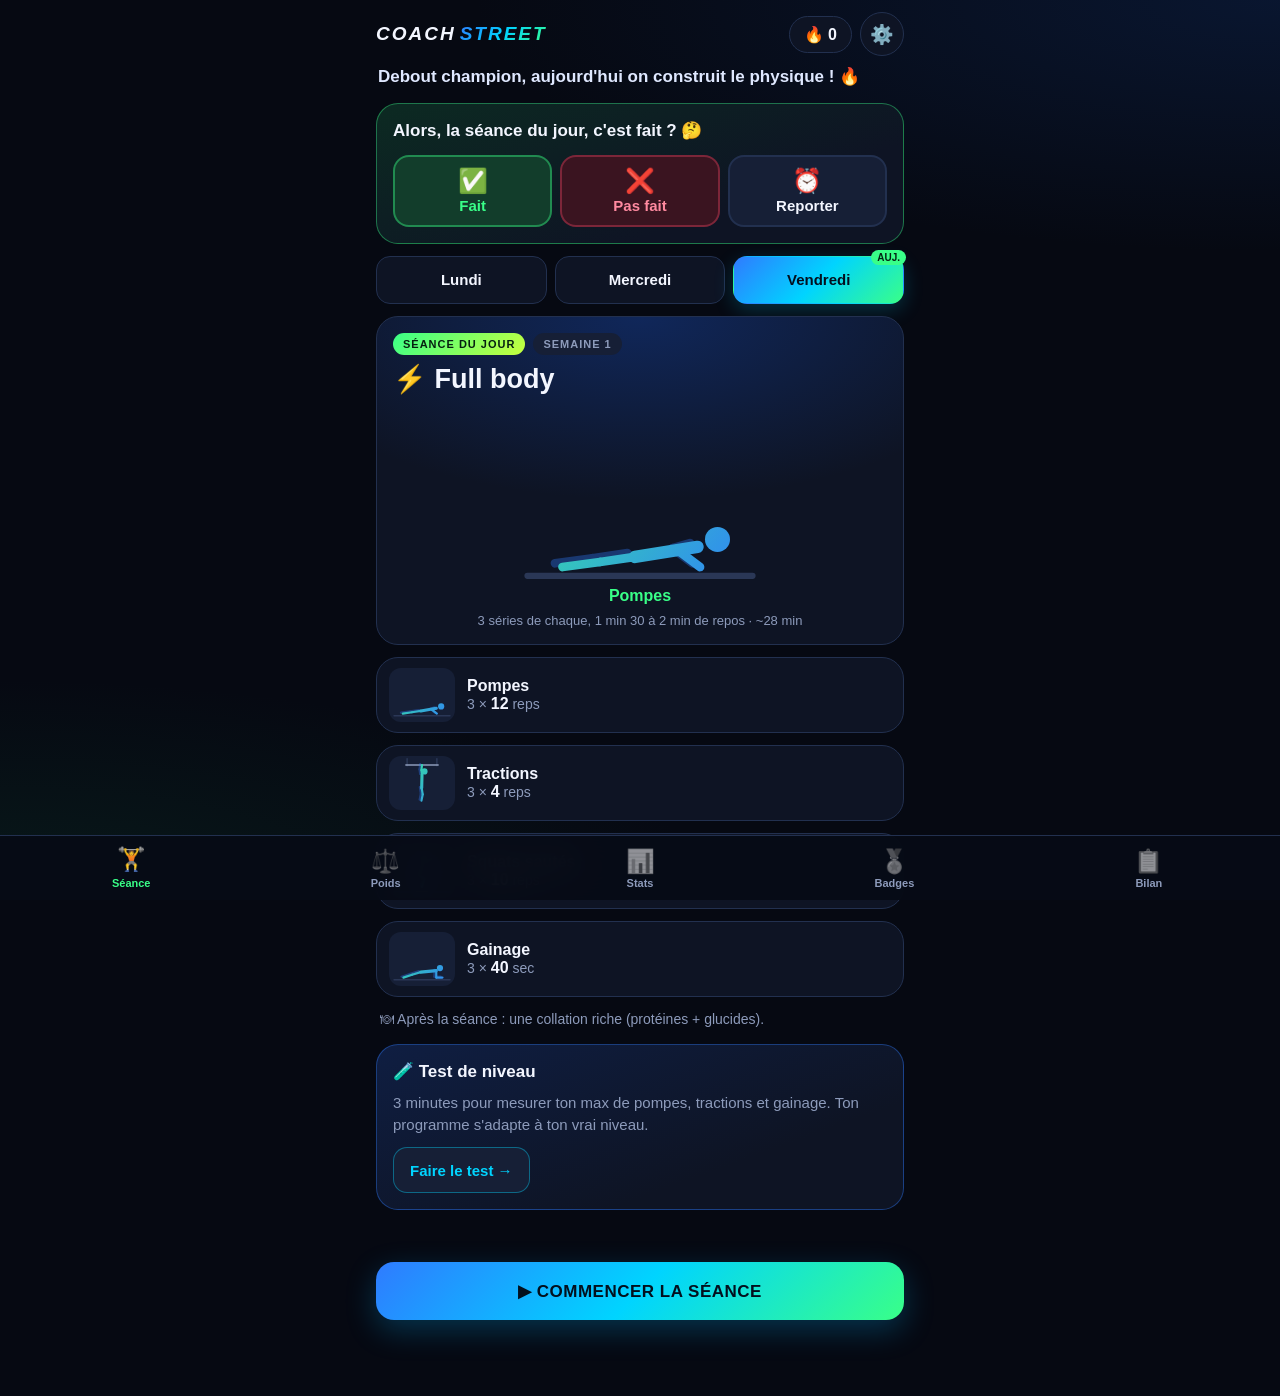
<file: index.html>
<!DOCTYPE html>
<html lang="fr">
<head>
  <meta charset="UTF-8">
  <!-- viewport-fit=cover : l'appli occupe tout l'écran, on gère nous-mêmes l'encoche et le bas -->
  <meta name="viewport" content="width=device-width, initial-scale=1, viewport-fit=cover">
  <meta name="theme-color" content="#060912">
  <meta name="description" content="Coach Street : ton coach de street workout, séances guidées, XP, badges et suivi du poids">
  <title>Coach Street</title>

  <!-- Pour l'installation sur l'écran d'accueil -->
  <link rel="manifest" href="manifest.json">
  <link rel="icon" href="icones/icone-192.png">
  <link rel="apple-touch-icon" href="icones/icone-180.png">
  <meta name="apple-mobile-web-app-capable" content="yes">
  <meta name="mobile-web-app-capable" content="yes">
  <meta name="apple-mobile-web-app-title" content="Coach Street">
  <meta name="apple-mobile-web-app-status-bar-style" content="black-translucent">

  <link rel="stylesheet" href="style.css">
</head>
<body>
  <!-- Les dégradés utilisés par les bonshommes et les anneaux -->
  <svg width="0" height="0" style="position:absolute" aria-hidden="true">
    <defs>
      <linearGradient id="cs-g" gradientUnits="userSpaceOnUse" x1="0" y1="0" x2="200" y2="160">
        <stop offset="0" stop-color="#39ff88"/><stop offset="1" stop-color="#2f7bff"/>
      </linearGradient>
      <linearGradient id="cs-ring" x1="0" y1="0" x2="1" y2="1">
        <stop offset="0" stop-color="#39ff88"/><stop offset="1" stop-color="#00c2ff"/>
      </linearGradient>
      <linearGradient id="cs-blue" x1="0" y1="0" x2="1" y2="1">
        <stop offset="0" stop-color="#00d4ff"/><stop offset="1" stop-color="#2f5bff"/>
      </linearGradient>
    </defs>
  </svg>

  <!-- Le contenu de l'écran est dessiné ici par app.js -->
  <main id="app"></main>

  <!-- Barre d'onglets en bas -->
  <nav id="nav">
    <button data-vue="seance"><span>🏋️</span>Séance</button>
    <button data-vue="poids"><span>⚖️</span>Poids</button>
    <button data-vue="stats"><span>📊</span>Stats</button>
    <button data-vue="badges"><span>🏅</span>Badges</button>
    <button data-vue="bilan"><span>📋</span>Bilan</button>
  </nav>

  <div id="toast" role="status" aria-live="polite"></div>
  <canvas id="confettis"></canvas>

  <!-- Le code (l'ordre compte : les règles d'abord, puis les dessins, puis les écrans) -->
  <script src="coach.js"></script>
  <script src="figures.js"></script>
  <script src="app.js"></script>
</body>
</html>
</file>
<file: style.css>
/* =====================================================================
   style.css — LE DESIGN : fond sombre, bleu électrique, vert fluo
   ---------------------------------------------------------------------
   Toutes les couleurs sont définies une seule fois ici (les "variables").
   env(safe-area-inset-…) = la place prise par l'encoche et la barre du
   bas de l'iPhone : on l'ajoute aux marges pour que rien ne soit caché.
   ===================================================================== */

:root {
  --bg: #060912;
  --card: #0e1424;
  --card2: #161f36;
  --line: #22304f;
  --txt: #f3f6ff;
  --mut: #8d9bbb;
  --blue: #2f7bff;      /* bleu électrique */
  --cyan: #00d4ff;
  --green: #39ff88;     /* vert fluo */
  --lime: #c6ff3d;
  --ko: #ff4d6d;
  --grad: linear-gradient(135deg, var(--blue), var(--cyan) 50%, var(--green));
  --grad2: linear-gradient(135deg, var(--green), var(--lime));
  --top: env(safe-area-inset-top, 0px);
  --bottom: env(safe-area-inset-bottom, 0px);
  --nav-h: 64px;
  color-scheme: dark;
}

* { box-sizing: border-box; margin: 0; padding: 0; -webkit-tap-highlight-color: transparent; }
html, body {
  background: var(--bg);
  color: var(--txt);
  font-family: -apple-system, BlinkMacSystemFont, "SF Pro Display", "Segoe UI", Roboto, Inter, sans-serif;
  font-size: 16px;
  overscroll-behavior: none;
}
body {
  min-height: 100vh;
  background:
    radial-gradient(90% 40% at 100% 0%, #10306b55, transparent 70%),
    radial-gradient(80% 35% at 0% 100%, #0f5a3a33, transparent 70%),
    var(--bg);
  background-attachment: fixed;
  -webkit-user-select: none; user-select: none;
}
input, textarea { -webkit-user-select: text; user-select: text; }
button { font: inherit; color: inherit; border: 0; background: none; cursor: pointer; touch-action: manipulation; }
.num { font-variant-numeric: tabular-nums; }
.center { text-align: center; }
.pad { padding: 20px 0; }
.cache { display: none !important; }

#app {
  max-width: 560px;
  margin: 0 auto;
  padding: calc(12px + var(--top)) max(16px, env(safe-area-inset-right)) calc(var(--nav-h) + 110px + var(--bottom)) max(16px, env(safe-area-inset-left));
}
.fadein { animation: fadein .35s ease both; }
@keyframes fadein { from { opacity: 0; transform: translateY(8px); } to { opacity: 1; transform: none; } }

.card { background: var(--card); border: 1px solid var(--line); border-radius: 22px; padding: 16px; margin-bottom: 12px; }
.card-blue { border-color: #2f7bff66; background: linear-gradient(160deg, #0f1e42, var(--card) 70%); }
.card-ask { border-color: #39ff8866; background: linear-gradient(160deg, #0c2a22, var(--card) 70%); }

/* ---- En-tête ---- */
.top { display: flex; justify-content: space-between; align-items: center; margin-bottom: 10px; min-height: 44px; }
.brand { font-weight: 900; letter-spacing: 2px; font-size: 19px; font-style: italic; }
.brand span { background: var(--grad); -webkit-background-clip: text; background-clip: text; color: transparent; margin-left: 4px; }
.top-r { display: flex; gap: 8px; align-items: center; }
.streak { background: var(--card); border: 1px solid var(--line); padding: 8px 14px; border-radius: 99px; font-weight: 800; }
.icon-btn { width: 44px; height: 44px; border-radius: 50%; background: var(--card); border: 1px solid var(--line); font-size: 19px; }
.motiv { font-size: 17px; font-weight: 700; line-height: 1.35; margin: 2px 2px 14px; color: #dfe8ff; }

/* ---- Niveau et barres ---- */
.lvl-row { display: flex; justify-content: space-between; align-items: baseline; margin-bottom: 10px; }
.lvl-name { font-weight: 800; font-size: 18px; }
.xp { color: var(--green); font-weight: 900; }
.bar { height: 10px; background: var(--card2); border-radius: 99px; overflow: hidden; }
.bar.lg { height: 14px; }
.bar i { display: block; height: 100%; background: var(--grad); border-radius: 99px; transition: width 1s ease; box-shadow: 0 0 14px #00d4ff88; }
.lvl-sub { color: var(--mut); font-size: 13px; margin-top: 8px; }

/* ---- Question "c'est fait ?" ---- */
.ask { font-weight: 800; font-size: 17px; line-height: 1.35; margin-bottom: 12px; }
.ask-btns { display: grid; grid-template-columns: repeat(3, 1fr); gap: 8px; }
.big { min-height: 72px; border-radius: 16px; font-weight: 800; font-size: 15px; display: flex; flex-direction: column; align-items: center; justify-content: center; gap: 2px; border: 2px solid transparent; transition: transform .1s; }
.big span { font-size: 24px; }
.big:active { transform: scale(.95); }
.big.ok { background: #123d2b; border-color: #39ff8866; color: var(--green); }
.big.ko { background: #3a1420; border-color: #ff4d6d55; color: #ff8aa0; }
.big.later { background: var(--card2); border-color: var(--line); }

/* ---- Jours + carte principale ---- */
.days { display: flex; gap: 8px; margin-bottom: 12px; }
.chip { flex: 1; min-height: 48px; border-radius: 14px; background: var(--card); border: 1px solid var(--line); text-align: center; font-weight: 800; font-size: 15px; text-transform: capitalize; position: relative; }
.chip.on { background: var(--grad); border-color: transparent; color: #04101f; box-shadow: 0 6px 20px #00d4ff33; }
.chip .dot { position: absolute; top: -7px; right: -3px; background: var(--green); color: #032313; font-size: 10px; padding: 2px 6px; border-radius: 99px; font-weight: 900; }
.hero { position: relative; overflow: hidden; background: radial-gradient(120% 90% at 50% 0%, #10275a 0%, var(--card) 62%); }
.tags { display: flex; gap: 8px; margin-bottom: 8px; flex-wrap: wrap; }
.tag { font-size: 11px; font-weight: 900; letter-spacing: 1px; padding: 5px 10px; border-radius: 99px; background: var(--grad2); color: #062010; }
.tag.g { background: var(--card2); color: var(--mut); }
.hero h1 { font-size: 27px; font-weight: 900; margin: 4px 0 2px; }
.hero-fig { height: 190px; display: flex; align-items: center; justify-content: center; }
.hero-lbl { text-align: center; font-weight: 800; color: var(--green); min-height: 22px; }
.hero-meta { text-align: center; color: var(--mut); font-size: 13px; margin-top: 4px; }
.banner { background: #0f3324; border: 1px solid #39ff8855; color: var(--green); font-weight: 700; border-radius: 14px; padding: 12px 14px; margin-bottom: 12px; font-size: 15px; }
.banner.ko { background: #3a1420; border-color: #ff4d6d55; color: #ff8aa0; }
.row { display: flex; align-items: center; gap: 12px; padding: 10px 12px; }
.mini { width: 66px; height: 54px; background: var(--card2); border-radius: 12px; display: flex; align-items: center; justify-content: center; flex-shrink: 0; }
.rinfo { flex: 1; min-width: 0; }
.rinfo b { display: block; font-size: 16px; }
.rinfo small { color: var(--mut); font-size: 14px; }
.rinfo strong { color: var(--txt); font-size: 16px; }
.rec { font-size: 14px; color: var(--lime); font-weight: 800; white-space: nowrap; }
.notes { margin: 4px 4px 14px; }
.notes p { color: var(--mut); font-size: 14px; line-height: 1.5; }

/* ---- Boutons ---- */
.cta { display: block; width: 100%; min-height: 58px; padding: 16px; border-radius: 18px; background: var(--grad); color: #03101e; font-weight: 900; font-size: 17px; letter-spacing: .5px; box-shadow: 0 10px 30px #00b4ff40; transition: transform .1s; }
.cta:active { transform: scale(.97); }
.cta.sec { background: var(--card2); color: var(--txt); box-shadow: none; border: 1px solid var(--line); }
.cta.small { width: auto; min-height: 52px; padding: 0 18px; font-size: 15px; flex-shrink: 0; }
.cta.danger { background: #ff4d6d; color: #fff; box-shadow: none; }
.cta-wrap { position: fixed; left: 0; right: 0; bottom: calc(var(--nav-h) + 12px + var(--bottom)); padding: 0 16px; max-width: 560px; margin: 0 auto; z-index: 5; }
.cta-wrap::before { content: ""; position: absolute; left: 0; right: 0; bottom: -14px; height: 100px; background: linear-gradient(transparent, var(--bg) 45%); z-index: -1; }
.cta-wrap.solo { bottom: calc(16px + var(--bottom)); }
.btn-s { min-height: 46px; padding: 10px 16px; border-radius: 14px; background: var(--card2); border: 1px solid var(--line); font-weight: 800; font-size: 15px; margin-top: 12px; }
.btn-s.accent { color: var(--cyan); border-color: #00d4ff66; }
.btn-s.danger { color: #ff8aa0; border-color: #ff4d6d66; }
.btn-row { display: flex; gap: 8px; margin-top: 12px; }
.btn-row > * { flex: 1; margin-top: 0; }
.h2 { font-weight: 800; font-size: 17px; margin-bottom: 10px; display: flex; justify-content: space-between; align-items: center; gap: 8px; }
.h2 small { color: var(--mut); font-weight: 600; font-size: 12px; text-align: right; }
.page-h { font-size: 22px; margin: 4px 2px 12px; }
.muted { color: var(--mut); font-size: 15px; line-height: 1.45; }
.hint { color: var(--mut); font-size: 13px; margin-top: 8px; text-align: center; }
.ok-txt { color: var(--green); }
.ko-txt { color: var(--ko); }
.accent-txt { color: var(--lime); }

/* ---- Champs de saisie (16 px minimum : sinon l'iPhone zoome) ---- */
.lbl { display: block; color: var(--mut); font-size: 13px; font-weight: 700; margin: 14px 0 6px; text-transform: uppercase; letter-spacing: .5px; }
.input { width: 100%; min-width: 0; background: var(--card2); border: 1px solid var(--line); color: var(--txt); border-radius: 14px; padding: 14px; font-size: 18px; font-weight: 700; font-family: inherit; }
.input:focus { outline: 2px solid var(--blue); outline-offset: 1px; }
.input.code { font-size: 13px; font-weight: 500; font-family: ui-monospace, Menlo, monospace; word-break: break-all; margin-top: 12px; resize: vertical; }
.big-input { font-size: 34px; text-align: center; }
.wrow { display: flex; gap: 8px; align-items: stretch; }
.wrow .input { flex: 1; }

/* ---- Barre d'onglets ---- */
#nav { position: fixed; left: 0; right: 0; bottom: 0; z-index: 6; display: flex; justify-content: space-around;
  background: #070b16ee; backdrop-filter: blur(16px); -webkit-backdrop-filter: blur(16px); border-top: 1px solid var(--line);
  padding: 6px max(4px, env(safe-area-inset-right)) calc(6px + var(--bottom)) max(4px, env(safe-area-inset-left)); }
#nav button { flex: 1; min-height: 52px; display: flex; flex-direction: column; align-items: center; justify-content: center; gap: 2px; font-size: 11px; font-weight: 800; color: var(--mut); border-radius: 12px; }
#nav button span { font-size: 23px; filter: grayscale(1); opacity: .55; transition: transform .2s; }
#nav button.on { color: var(--green); }
#nav button.on span { filter: none; opacity: 1; transform: translateY(-2px); }

/* ---- Stats ---- */
.tiles { display: grid; grid-template-columns: 1fr 1fr; gap: 10px; margin-bottom: 12px; }
.tiles.three { grid-template-columns: 1fr 1fr 1fr; }
.tile { background: var(--card); border: 1px solid var(--line); border-radius: 18px; padding: 14px; }
.tile .v { font-size: 28px; font-weight: 900; }
.tile .l { color: var(--mut); font-size: 12px; font-weight: 700; text-transform: uppercase; letter-spacing: .5px; margin-top: 2px; }
.wbig { display: flex; gap: 14px; align-items: baseline; margin-bottom: 4px; flex-wrap: wrap; }
.wbig b { font-size: 34px; font-weight: 900; }
.up { color: var(--green); font-weight: 900; font-size: 18px; }
.goal-line { margin-top: 10px; font-size: 15px; }
.chart { width: 100%; height: auto; margin-top: 12px; }
.cal { display: grid; grid-template-columns: repeat(12, 1fr); grid-template-rows: repeat(7, 1fr); grid-auto-flow: column; gap: 4px; }
.cal i { aspect-ratio: 1; border-radius: 4px; background: var(--card2); }
.cal i.ok { background: var(--green); box-shadow: 0 0 6px #39ff8866; }
.cal i.ko { background: var(--ko); }
.cal i.miss { background: transparent; border: 1px solid #3a4a70; }
.cal i.fut { opacity: .25; }
.cal i.today { outline: 2px solid var(--cyan); outline-offset: 1px; }
.legend { display: flex; gap: 14px; margin-top: 10px; font-size: 12px; color: var(--mut); }
.legend em { display: inline-block; width: 11px; height: 11px; border-radius: 3px; margin-right: 4px; vertical-align: -1px; }
.legend em.ok { background: var(--green); }
.legend em.ko { background: var(--ko); }
.legend em.miss { border: 1px solid #3a4a70; }
.recs div { display: flex; justify-content: space-between; gap: 12px; padding: 11px 0; border-bottom: 1px solid var(--line); font-weight: 700; }
.recs div span:first-child { white-space: nowrap; }
.recs div span:last-child { text-align: right; }
.recs div:last-child { border: 0; }

/* ---- Badges ---- */
.bgrid { display: grid; grid-template-columns: 1fr 1fr; gap: 10px; }
.badge { background: var(--card); border: 1px solid var(--line); border-radius: 18px; padding: 14px; text-align: center; }
.badge .e { font-size: 38px; margin-bottom: 6px; display: block; }
.badge b { display: block; font-size: 15px; }
.badge small { color: var(--mut); font-size: 12px; }
.badge.on { border-color: #39ff8866; background: radial-gradient(100% 100% at 50% 0%, #0f3a2a, var(--card)); box-shadow: 0 0 22px #39ff8822; }
.badge.off .e { filter: grayscale(1) brightness(.6); }
.badge.off b { color: var(--mut); }

/* ---- Bilan ---- */
.bilan-big { display: flex; align-items: baseline; gap: 10px; margin: 6px 0 10px; }
.bilan-big b { font-size: 48px; font-weight: 900; background: var(--grad); -webkit-background-clip: text; background-clip: text; color: transparent; }
.bilan-big span { color: var(--mut); }
.boxes { display: flex; gap: 8px; margin-bottom: 12px; }
.boxes i { flex: 1; height: 14px; border-radius: 99px; background: var(--card2); }
.boxes i.on { background: var(--grad2); box-shadow: 0 0 12px #39ff8866; }
.verdict { margin: 16px 0 10px; padding: 14px; border-radius: 16px; background: linear-gradient(135deg, #0f2a5a, #0f3a2a); font-weight: 800; font-size: 17px; line-height: 1.4; text-align: center; }

/* ---- Séance guidée ---- */
.wk { min-height: calc(100vh - 40px - var(--top) - var(--bottom)); display: flex; flex-direction: column; }
.wk-top { display: flex; align-items: center; gap: 12px; margin-bottom: 14px; }
.x { width: 44px; height: 44px; border-radius: 50%; background: var(--card); border: 1px solid var(--line); font-size: 17px; flex-shrink: 0; }
.segs { flex: 1; display: flex; gap: 3px; }
.segs i { flex: 1; height: 6px; border-radius: 9px; background: var(--card2); }
.segs i.d { background: var(--grad); }
.segs i.c { background: #39ff8888; animation: pulse 1.2s infinite; }
@keyframes pulse { 50% { opacity: .4; } }
.clock { font-weight: 800; color: var(--mut); min-width: 46px; text-align: right; }
.wk-name { font-size: 29px; font-weight: 900; text-align: center; }
.wk-set { text-align: center; color: var(--green); font-weight: 900; letter-spacing: 2px; font-size: 13px; margin-top: 2px; }
.wk-fig { height: 190px; display: flex; align-items: center; justify-content: center; margin: 6px 0; }
.tapper { width: 200px; height: 200px; border-radius: 50%; margin: 0 auto; display: flex; flex-direction: column; align-items: center; justify-content: center;
  background: radial-gradient(circle at 50% 35%, #12306a, var(--card)); border: 3px solid var(--cyan); box-shadow: 0 0 44px #00d4ff44, inset 0 0 30px #00000066; transition: transform .08s; }
.tapper:active { transform: scale(.94); }
.tap-count { font-size: 76px; font-weight: 900; line-height: 1; }
.tap-goal { color: var(--mut); font-weight: 800; }
.tap-hint { color: var(--mut); font-size: 12px; margin-top: 4px; }
.under { display: flex; justify-content: center; align-items: stretch; gap: 10px; margin: 16px 0 0; }
.under .btn-s { margin-top: 0; }
.big-s { min-width: 58px; min-height: 58px; font-size: 18px; border-radius: 18px; }
.grow { flex: 1; }
.ring { position: relative; width: 230px; height: 230px; margin: 0 auto; }
.ring svg { width: 100%; height: 100%; }
.ring-bg { fill: none; stroke: var(--card2); stroke-width: 12; }
.ring-fg { fill: none; stroke: url(#cs-ring); stroke-width: 12; stroke-linecap: round; transition: stroke-dashoffset .25s linear; filter: drop-shadow(0 0 8px #39ff8888); }
.ring-in { position: absolute; inset: 0; display: flex; flex-direction: column; align-items: center; justify-content: center; }
.ring-t { font-size: 58px; font-weight: 900; }
.ring-s { color: var(--mut); font-weight: 800; font-size: 13px; letter-spacing: 1px; }
.rest-title { text-align: center; font-size: 15px; font-weight: 900; letter-spacing: 3px; color: var(--cyan); margin: 10px 0 16px; }
.rest .ring-fg { stroke: url(#cs-blue); filter: drop-shadow(0 0 8px #00d4ff88); }
.choice { display: flex; justify-content: center; gap: 8px; margin: 18px 0 12px; }
.choice button { flex: 1; min-height: 52px; border-radius: 14px; background: var(--card); border: 2px solid var(--line); font-weight: 800; font-size: 16px; }
.choice button.on { border-color: var(--cyan); color: var(--cyan); background: #0b2140; }
.next { display: flex; align-items: center; gap: 12px; margin-top: 16px; }
.next .mini { width: 80px; height: 64px; }
.go { animation: go .6s ease; }
@keyframes go { 0% { transform: scale(.7); opacity: 0; } 60% { transform: scale(1.08); } 100% { transform: none; opacity: 1; } }

/* ---- Fin de séance ---- */
.done-h { text-align: center; margin: 26px 0 6px; font-size: 34px; font-weight: 900; font-style: italic; background: var(--grad); -webkit-background-clip: text; background-clip: text; color: transparent; }
.done-s { text-align: center; color: var(--mut); margin-bottom: 18px; }
.feel { display: flex; gap: 8px; }
.feel button { flex: 1; min-height: 76px; padding: 12px 4px; border-radius: 16px; background: var(--card2); border: 2px solid transparent; font-weight: 800; font-size: 15px; }
.feel button span { display: block; font-size: 28px; margin-bottom: 2px; }
.feel button.on { border-color: var(--green); background: #0f3324; }
.newrec { background: #1f2a0c; border: 1px solid #c6ff3d55; color: var(--lime); border-radius: 14px; padding: 12px 14px; font-weight: 800; margin-top: 8px; }

/* ---- Fenêtres, messages, toast ---- */
.modal { position: fixed; inset: 0; background: #000b; display: flex; align-items: flex-end; z-index: 20; animation: fadein .2s; }
.sheet { background: var(--card); border-top: 1px solid var(--line); width: 100%; max-width: 560px; margin: 0 auto; max-height: calc(100vh - var(--top) - 20px); overflow-y: auto;
  border-radius: 26px 26px 0 0; padding: 22px 18px calc(18px + var(--bottom)); }
.sheet h3 { font-size: 21px; margin-bottom: 10px; }
.sheet-btns .cta { margin-top: 10px; }
.msg { white-space: pre-line; font-size: 16px; line-height: 1.5; background: var(--card2); border-radius: 16px; padding: 14px; -webkit-user-select: text; user-select: text; }
#toast { position: fixed; left: 50%; top: calc(14px + var(--top)); transform: translate(-50%, calc(-100px - var(--top))); background: #15203a; border: 1px solid #2f7bff88;
  padding: 13px 18px; border-radius: 16px; font-weight: 700; font-size: 15px; z-index: 30; transition: transform .3s; width: max-content; max-width: 90%; box-shadow: 0 10px 30px #0008; }
#toast.on { transform: translate(-50%, 0); }
#confettis { position: fixed; inset: 0; width: 100%; height: 100%; pointer-events: none; z-index: 25; }

/* ---- Bonshommes ---- */
.fig { overflow: visible; }
.fig.xl { width: 250px; height: 200px; }
.fig.sm { width: 62px; height: 50px; }
.fig line { stroke: url(#cs-g); stroke-width: 7; stroke-linecap: round; }
.fig .sp { stroke-width: 10; }
.fig .hd { fill: url(#cs-g); }
.fig .bk line { stroke: #2f7bff; }
.fig .prop { stroke: #2a3756; stroke-width: 5; stroke-linecap: round; fill: none; }
.fig .barre-fixe { stroke: #8d9bbb; }

@media (prefers-reduced-motion: reduce) {
  .fadein, .go, .segs i.c { animation: none; }
}
</file>
